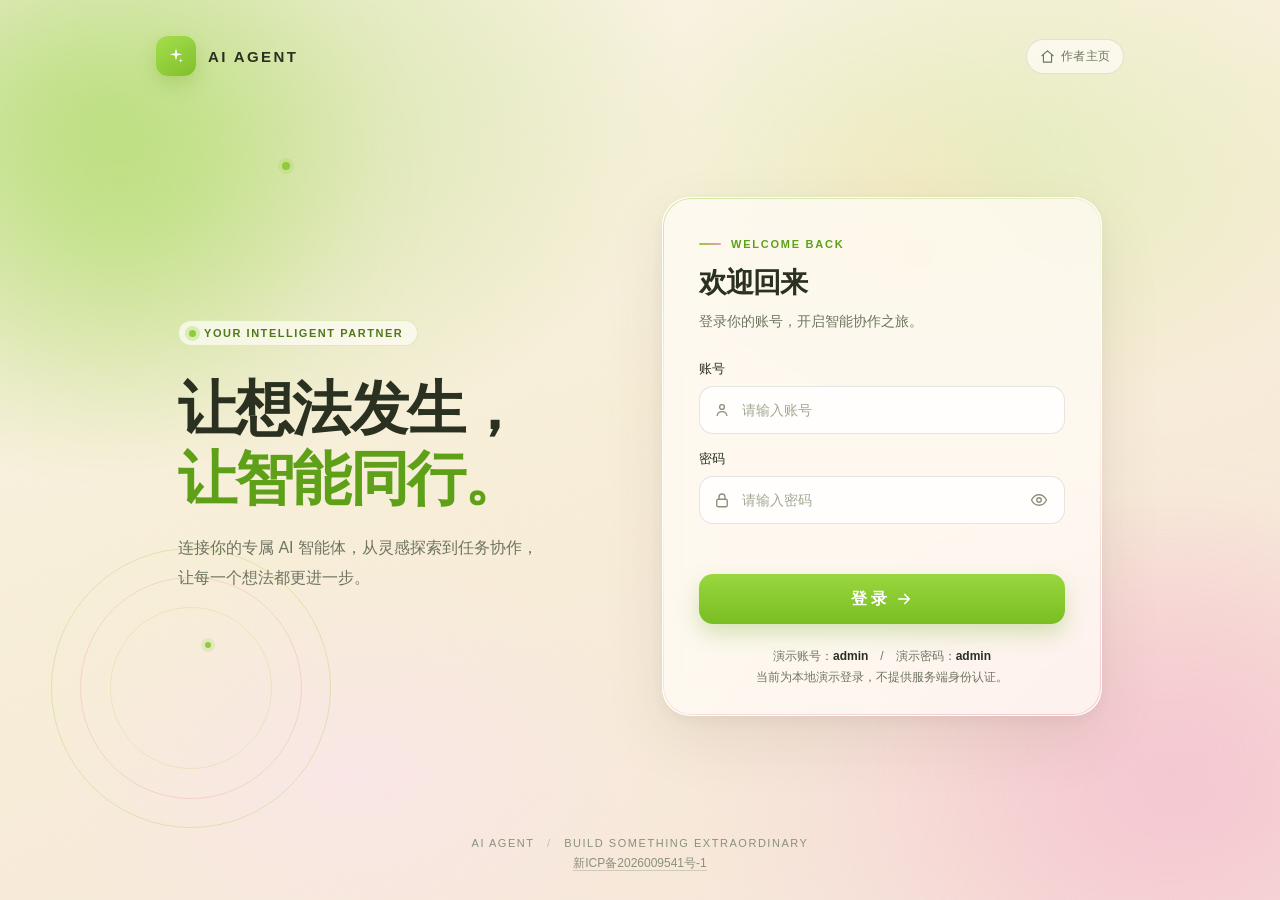
<file: docs/dev-ops/nginx/html/index.html>
<!DOCTYPE html>
<html lang="zh-CN">
<head>
  <meta charset="UTF-8">
  <meta name="viewport" content="width=device-width, initial-scale=1.0">
  <meta name="color-scheme" content="light">
  <title>智能对话 | AI Agent</title>
  <link rel="icon" type="image/svg+xml" href="favicon.svg">
  <link rel="alternate icon" type="image/png" sizes="32x32" href="favicon-32.png">
  <link rel="apple-touch-icon" href="apple-touch-icon.png">
  <link rel="stylesheet" href="style.css?v=20261116b">
  <script>
    if (!document.cookie.split(';').some(part => part.trim() === 'ai_agent_demo_user=admin')) {
      location.replace('login.html');
    }
  </script>
  <script src="config.js" defer></script>
  <script src="markdown.js?v=20261116b" defer></script>
  <script src="chat.js?v=20261116b" defer></script>
</head>
<body>
  <div class="app">
    <aside class="sidebar">
      <div class="brand">
        <span class="brand-mark" aria-hidden="true">✦</span>
        <span>AI AGENT<small>INTELLIGENT WORKSPACE</small></span>
      </div>

      <a class="back-home" href="https://dabuw.online/" aria-label="返回作者主页" title="返回作者主页">
        <svg viewBox="0 0 24 24" fill="none" stroke="currentColor" stroke-width="1.8" stroke-linecap="round" stroke-linejoin="round" aria-hidden="true"><path d="M3 10.8 12 3l9 7.8M5.5 9.5V21h13V9.5"/></svg>
        <span class="back-home-label">作者主页</span>
      </a>

      <div class="sidebar-content">
        <div class="section-label">WORKSPACE</div>
        <div class="nav-item"><span aria-hidden="true">◈</span> 智能对话 <span class="nav-dot"></span></div>
        <div class="sidebar-note">
          <div class="note-icon" aria-hidden="true">✦</div>
          <strong>灵感，从这里开始</strong>
          <p>选择一个智能体，开始探索更多可能。</p>
        </div>
      </div>

      <button class="api-entry" id="api-entry" type="button" aria-haspopup="dialog" aria-label="接入我的 API">
        <span class="api-entry-icon" aria-hidden="true">
          <svg viewBox="0 0 24 24" fill="none" stroke="currentColor" stroke-width="1.8" stroke-linecap="round" stroke-linejoin="round"><circle cx="8" cy="12" r="3.2"/><path d="M11.2 12H20m-3 0v3m-3-3v2"/></svg>
        </span>
        <span class="api-entry-text">
          <span class="api-entry-head">
            <strong id="api-entry-title">接入我的 API</strong>
            <span class="api-entry-state" id="api-entry-state">未配置</span>
          </span>
          <span id="api-entry-desc">使用你自己的模型 Key，只保存在本机浏览器</span>
        </span>
      </button>

      <div class="account">
        <div class="avatar user-avatar" aria-hidden="true">A</div>
        <div class="account-info"><strong id="account-name">admin</strong><span>演示账号</span></div>
        <button id="logout" class="logout" type="button" aria-label="退出登录" title="退出登录">
          <svg viewBox="0 0 24 24" fill="none" stroke="currentColor" stroke-width="1.7" aria-hidden="true"><path d="M10 17v2H5V5h5v2M14 8l4 4-4 4M8 12h10" stroke-linecap="round" stroke-linejoin="round"/></svg>
        </button>
      </div>
    </aside>

    <main class="workspace">
      <header class="topbar">
        <div class="topbar-left"><div class="breadcrumb">WORKSPACE <span>/</span> AI CHAT</div><h1>智能对话</h1></div>
        <div class="topbar-right">
          <div class="agent-picker">
            <div class="agent-picker-main">
              <label for="agent-select">当前智能体</label>
              <select id="agent-select" disabled><option value="">正在加载...</option></select>
            </div>
            <span class="agent-desc" id="agent-desc"></span>
            <button id="reload-agents" type="button" hidden>重试</button>
          </div>
          <div class="topbar-actions">
            <button id="new-chat" class="icon-btn" type="button" title="新建对话" aria-label="新建对话">
              <svg viewBox="0 0 24 24" fill="none" stroke="currentColor" stroke-width="1.8" stroke-linecap="round"><path d="M12 5v14M5 12h14"/></svg>
            </button>
            <button id="export-chat" class="icon-btn" type="button" title="导出对话" aria-label="导出对话">
              <svg viewBox="0 0 24 24" fill="none" stroke="currentColor" stroke-width="1.8" stroke-linecap="round" stroke-linejoin="round"><path d="M12 4v10m0 0 4-4m-4 4-4-4M5 19h14"/></svg>
            </button>
</div>
        </div>
      </header>

      <div class="chat-scroll" id="chat-scroll">
        <div class="chat-content">
          <section class="welcome" id="welcome">
            <div class="welcome-icon" aria-hidden="true">✦</div>
            <div class="welcome-tag"><span></span> YOUR AI PARTNER</div>
            <h2 id="welcome-title">你好，有什么可以帮你？</h2>
            <p id="welcome-text">不管是探索灵感、解答疑问，还是处理任务，<br>你的智能伙伴都已准备就绪。</p>
          </section>
          <div id="messages" class="messages" role="log" aria-live="polite" aria-label="对话消息"></div>
        </div>
      </div>

      <div class="composer-area">
        <div class="composer-inner">
          <p id="status" class="status" role="status" aria-live="polite"></p>
          <form id="chat-form" class="composer">
            <div class="attachments" id="attachments" hidden></div>
            <label class="sr-only" for="message">输入消息</label>
            <input id="image-input" type="file" accept="image/png,image/jpeg,image/webp,image/gif" multiple hidden>
            <textarea id="message" rows="1" placeholder="输入你的问题，开启一段对话..." disabled></textarea>
            <div class="composer-bottom">
              <span><span class="composer-sparkle">✧</span> Enter 发送 · Shift + Enter 换行</span>
              <div class="composer-actions">
                <button id="attach" class="attach-btn" type="button" title="上传图片（最多 3 张，单张 2MB 内）" aria-label="上传图片" disabled>
                  <svg viewBox="0 0 24 24" fill="none" stroke="currentColor" stroke-width="1.8" stroke-linecap="round" stroke-linejoin="round" aria-hidden="true"><path d="M20 11.5 12.6 19a4.2 4.2 0 0 1-6-6l7.6-7.6a2.8 2.8 0 0 1 4 4l-7.5 7.5a1.4 1.4 0 0 1-2-2l6.9-6.9"/></svg>
                </button>
                <button id="send" class="send" type="submit" disabled aria-label="发送消息">
                  <svg viewBox="0 0 24 24" fill="none" stroke="currentColor" stroke-width="2" aria-hidden="true"><path d="M12 19V5M6 11l6-6 6 6" stroke-linecap="round" stroke-linejoin="round"/></svg>
                </button>
              </div>
            </div>
          </form>
          <p class="disclaimer">内容由 AI 生成，请仔细甄别重要信息。<span id="session-hint">每次提问将创建新的会话。</span></p>
        </div>
      </div>

      <footer class="site-beian">
        <a href="https://beian.miit.gov.cn/" target="_blank" rel="noopener noreferrer">新ICP备2026009541号-1</a>
      </footer>
    </main>
  </div>

  <!-- API 设置弹窗 -->
  <div class="modal" id="settings-modal" hidden>
    <div class="modal-card" role="dialog" aria-modal="true" aria-labelledby="settings-title">
      <div class="modal-head">
        <h2 id="settings-title">API 设置</h2>
        <button class="modal-close" id="settings-close" type="button" aria-label="关闭">×</button>
      </div>
      <p class="modal-desc">接入你自己的模型服务（需兼容 OpenAI 协议）。Key 只保存在本机浏览器，不会长期存储在服务器。</p>

      <label class="modal-field">Base URL
        <input id="cfg-base" type="text" placeholder="https://api.deepseek.com" autocomplete="off">
      </label>
      <label class="modal-field">API Key
        <input id="cfg-key" type="password" placeholder="sk-..." autocomplete="off">
      </label>
      <label class="modal-field">模型
        <input id="cfg-model" type="text" placeholder="deepseek-chat" autocomplete="off">
      </label>

      <p class="modal-status" id="cfg-status" role="status"></p>

      <div class="modal-actions">
        <button id="cfg-test" class="ghost" type="button">测试连接</button>
        <button id="cfg-clear" class="ghost" type="button">清除</button>
        <button id="cfg-save" class="primary" type="button">保存</button>
      </div>
    </div>
  </div>
</body>
</html>
</file>
<file: docs/dev-ops/nginx/html/style.css>
:root {
  /* 与登录页原型对齐：青苹果绿 + 奶油米黄 + 莫兰迪粉 */
  --apple: #8fcb3a;
  --apple-deep: #6eae22;
  --apple-ink: #4e7a1c;
  --apple-soft: #eef8da;
  --apple-mist: rgba(143, 203, 58, 0.22);
  --pink: #f5c9d2;
  --pink-soft: #fbe6ea;
  --pink-deep: #e8a0b0;
  --cream: #fbf4e4;
  --cream-deep: #f3e7c9;
  --ink: #2a3120;
  --ink-soft: #4c523f;
  --muted: #6e7460;
  --line: rgba(42, 49, 32, 0.12);
  --line-strong: rgba(42, 49, 32, 0.18);
  --surface: #fffcf7;
  --danger: #b4564f;
  font-family: "Outfit", "Noto Sans SC", -apple-system, BlinkMacSystemFont, "Segoe UI", "PingFang SC", "Microsoft YaHei", sans-serif;
  color: var(--ink);
  background: var(--cream);
  font-synthesis: none;
}
* { box-sizing: border-box; }
body { margin: 0; }
button, select, textarea { font: inherit; }
button { cursor: pointer; }
button:focus-visible, select:focus-visible, textarea:focus-visible { outline: 3px solid rgba(143, 203, 58, 0.55); outline-offset: 3px; }
.app { display: flex; height: 100vh; height: 100dvh; min-height: 0; overflow: hidden; }

/* 侧边栏：奶油底 + 青苹果绿激活态 */
.sidebar { display: flex; flex-direction: column; width: 252px; flex: 0 0 252px; padding: 29px 18px 20px; color: var(--muted); background: linear-gradient(180deg, #fbf6e6, #f6edd8); border-right: 1px solid var(--line); }
.brand { display: flex; align-items: center; gap: 11px; padding: 0 7px; color: var(--ink); font-size: 15px; font-weight: 700; letter-spacing: .04em; }
.brand-mark { display: grid; place-items: center; width: 37px; height: 37px; border-radius: 12px; color: #fff; background: linear-gradient(145deg, #a6de4e, #7fbf2a); box-shadow: 0 8px 18px rgba(110, 174, 34, 0.28); font-size: 22px; }
.brand small { display: block; margin-top: 4px; color: #a09a83; font-size: 8px; font-weight: 500; letter-spacing: .1em; }
.sidebar-content { flex: 1; padding-top: 62px; }
.section-label { padding: 0 12px; color: #a09a83; font-size: 10px; font-weight: 700; letter-spacing: .13em; }
.nav-item { display: flex; align-items: center; gap: 12px; margin-top: 15px; padding: 13px 14px; border: 1px solid rgba(143, 203, 58, 0.32); border-radius: 12px; color: var(--apple-ink); background: rgba(143, 203, 58, 0.14); font-size: 13px; font-weight: 600; }
.nav-item > span:first-child { color: var(--apple-deep); font-size: 19px; line-height: 1; }
.nav-dot { width: 6px; height: 6px; margin-left: auto; border-radius: 50%; background: var(--apple); box-shadow: 0 0 0 4px var(--apple-mist); }
.sidebar-note { margin: 42px 2px 0; padding: 18px 15px; border: 1px solid rgba(245, 201, 210, 0.55); border-radius: 14px; background: linear-gradient(150deg, rgba(255, 252, 247, 0.8), rgba(251, 230, 234, 0.55)); }
.note-icon { margin-bottom: 15px; color: var(--pink-deep); font-size: 21px; }
.sidebar-note strong { color: #6b5f3f; font-size: 13px; }
.sidebar-note p { margin: 9px 0 0; color: #97907c; font-size: 12px; line-height: 1.8; }
.account { display: flex; align-items: center; gap: 10px; padding: 18px 4px 0; border-top: 1px solid rgba(42, 49, 32, 0.1); }
.avatar { display: grid; place-items: center; width: 36px; height: 36px; flex: 0 0 36px; border-radius: 12px; font-size: 15px; font-weight: 700; }
.user-avatar { color: #a56b78; background: var(--pink-soft); }
.account-info { flex: 1; min-width: 0; }
.account-info strong, .account-info span { display: block; overflow: hidden; text-overflow: ellipsis; white-space: nowrap; }
.account-info strong { color: #4a4e40; font-size: 13px; }
.account-info span { margin-top: 4px; color: #a09a83; font-size: 11px; }
.logout { display: grid; place-items: center; width: 34px; height: 34px; border: 0; border-radius: 8px; color: #a09a83; background: transparent; }
.logout:hover { color: var(--apple-ink); background: rgba(143, 203, 58, 0.14); }
.logout svg { width: 20px; height: 20px; }

/* 侧边栏：接入我的 API 入口 */
.api-entry { display: flex; align-items: center; gap: 10px; width: 100%; margin: 0 0 14px; padding: 12px; border: 1px dashed rgba(143, 203, 58, 0.5); border-radius: 14px; background: rgba(255, 252, 247, 0.72); text-align: left; transition: border-color .18s, background .18s, box-shadow .18s; }
.api-entry:hover { border-color: rgba(143, 203, 58, 0.85); background: #fff; box-shadow: 0 6px 16px rgba(110, 174, 34, 0.14); }
.api-entry.configured { border-style: solid; border-color: rgba(143, 203, 58, 0.6); background: rgba(143, 203, 58, 0.13); }
.api-entry-icon { display: grid; place-items: center; width: 32px; height: 32px; flex: 0 0 32px; border-radius: 10px; color: var(--apple-ink); background: rgba(143, 203, 58, 0.18); }
.api-entry-icon svg { width: 17px; height: 17px; }
.api-entry-text { flex: 1; min-width: 0; }
.api-entry-head { display: flex; align-items: center; justify-content: space-between; gap: 6px; }
.api-entry-head strong { color: var(--ink); font-size: 12.5px; font-weight: 600; }
.api-entry-text > #api-entry-desc { display: block; margin-top: 4px; color: var(--muted); font-size: 10.5px; line-height: 1.5; }
.api-entry-state { flex: 0 0 auto; padding: 2px 7px; border-radius: 999px; color: var(--muted); background: rgba(42, 49, 32, 0.06); font-size: 10px; white-space: nowrap; }
.api-entry.configured .api-entry-state { color: var(--apple-ink); background: rgba(143, 203, 58, 0.22); font-weight: 600; }

/* 主区域：奶油渐变 + 左上青苹果光 + 右下粉雾 */
.workspace { display: flex; flex: 1; flex-direction: column; min-width: 0; background:
  radial-gradient(ellipse 60% 45% at 50% 34%, rgba(255, 255, 255, 0.55) 0%, transparent 70%),
  radial-gradient(ellipse 55% 45% at 2% 0%, rgba(143, 203, 58, 0.14) 0%, transparent 60%),
  radial-gradient(ellipse 55% 45% at 100% 100%, rgba(245, 201, 210, 0.34) 0%, transparent 58%),
  linear-gradient(160deg, #fdf9ee 0%, #fbf3e2 52%, #f9ece3 100%); }
.topbar { display: flex; align-items: center; justify-content: space-between; gap: 18px; min-height: 95px; padding: 18px clamp(22px, 4vw, 56px); border-bottom: 1px solid var(--line); background: rgba(255, 252, 247, 0.72); backdrop-filter: blur(10px); }
.breadcrumb { color: #a09a83; font-size: 10px; font-weight: 700; letter-spacing: .09em; }
.breadcrumb span { margin: 0 7px; color: rgba(42, 49, 32, 0.28); }
h1 { margin: 7px 0 0; font-size: 20px; letter-spacing: -.03em; color: var(--ink); }

/* 智能体选择器：固定宽度 + 自绘箭头，右侧预留重试按钮位置 */
.agent-picker { position: relative; display: flex; flex-direction: column; align-items: flex-end; gap: 4px; padding-right: 64px; }
.agent-picker-main { display: flex; align-items: center; gap: 10px; }
.agent-desc { max-width: 300px; overflow: hidden; color: var(--muted); font-size: 11px; line-height: 1.4; text-overflow: ellipsis; white-space: nowrap; }
.agent-picker label { color: var(--muted); font-size: 12px; white-space: nowrap; }
select {
  width: 200px;
  flex: 0 0 200px;
  height: 40px;
  padding: 0 34px 0 13px;
  border: 1px solid var(--line-strong);
  border-radius: 12px;
  color: var(--ink-soft);
  background-color: rgba(255, 255, 255, 0.72);
  background-image: url("data:image/svg+xml;utf8,<svg xmlns='http://www.w3.org/2000/svg' width='12' height='8' viewBox='0 0 12 8'><path d='M1 1.5 6 6.5 11 1.5' fill='none' stroke='%236eae22' stroke-width='1.6' stroke-linecap='round' stroke-linejoin='round'/></svg>");
  background-repeat: no-repeat;
  background-position: right 12px center;
  appearance: none;
  -webkit-appearance: none;
  cursor: pointer;
  transition: border-color .2s, box-shadow .2s, background-color .2s;
}
select:hover:not(:disabled) { border-color: rgba(143, 203, 58, 0.6); }
select:focus { border-color: var(--apple); background-color: #fff; box-shadow: 0 0 0 4px var(--apple-mist); outline: none; }
select:disabled { color: #a8a292; cursor: not-allowed; opacity: .85; }
#reload-agents { position: absolute; right: 0; top: 50%; padding: 8px 10px; transform: translateY(-50%); border: 1px solid rgba(143, 203, 58, 0.35); border-radius: 9px; color: var(--apple-ink); background: rgba(143, 203, 58, 0.14); font-size: 12px; }
#reload-agents:hover { background: rgba(143, 203, 58, 0.24); }

/* 对话区 */
.chat-scroll { flex: 1; min-height: 0; overflow-y: auto; }
.chat-content { width: min(100% - 48px, 850px); min-height: 100%; margin: 0 auto; padding: 30px 0 20px; }
.welcome { display: flex; flex-direction: column; align-items: center; justify-content: center; min-height: 100%; padding: 36px 0; text-align: center; }
.welcome-icon { display: grid; place-items: center; width: 78px; height: 78px; margin-bottom: 28px; border: 1px solid rgba(255, 255, 255, 0.7); border-radius: 25px; color: var(--apple-ink); background: linear-gradient(140deg, #c6e98a, #fbe8c0); box-shadow: 0 16px 32px rgba(110, 174, 34, 0.18); font-size: 39px; }
.welcome-tag { display: flex; align-items: center; gap: 7px; color: var(--apple-ink); font-size: 10px; font-weight: 700; letter-spacing: .13em; }
.welcome-tag span { width: 5px; height: 5px; border-radius: 50%; background: var(--pink-deep); box-shadow: 0 0 0 4px rgba(232, 160, 176, 0.22); }
.welcome h2 { margin: 15px 0 12px; font-size: clamp(24px, 3vw, 32px); letter-spacing: -.05em; }
.welcome p { margin: 0; color: var(--muted); font-size: 14px; line-height: 1.9; }

/* 消息：agent 在左、用户输入在右 */
.messages { display: flex; flex-direction: column; gap: 26px; }
.message { display: flex; align-self: flex-start; align-items: flex-start; gap: 11px; max-width: 85%; }
.message.user { align-self: flex-end; flex-direction: row-reverse; }
.message-body { min-width: 0; }
.message-meta { margin: 0 2px 8px; color: #a09a83; font-size: 11px; }
.message.user .message-meta { text-align: right; }
.assistant-avatar { color: #fff; background: linear-gradient(145deg, #a6de4e, #7fbf2a); font-size: 19px; }
.bubble { padding: 14px 17px; border: 1px solid var(--line); border-radius: 4px 16px 16px 16px; background: rgba(255, 252, 247, 0.92); box-shadow: 0 4px 16px rgba(90, 70, 40, 0.07); color: #3a4030; font-size: 14px; line-height: 1.8; white-space: normal; overflow-wrap: anywhere; }
.message.user .bubble { white-space: pre-wrap; border-color: rgba(232, 160, 176, 0.45); border-radius: 16px 4px 16px 16px; background: var(--pink-soft); color: #7a4a55; }
.message.pending .bubble { color: #a09a83; }
.message.error .bubble { border-color: rgba(232, 160, 176, 0.6); color: #a85560; background: #fdf2f2; }

/* 输入区 */
.composer-area { padding: 0 24px 23px; }
.composer-inner { width: min(100%, 850px); margin: auto; }
.status { min-height: 18px; margin: 0 4px 8px; color: var(--danger); font-size: 12px; }
.composer { padding: 15px 16px 12px; border: 1px solid var(--line-strong); border-radius: 18px; background: rgba(255, 252, 247, 0.9); box-shadow: 0 10px 26px rgba(90, 70, 40, 0.08); backdrop-filter: blur(10px); }
.composer:focus-within { border-color: rgba(143, 203, 58, 0.7); box-shadow: 0 0 0 4px var(--apple-mist), 0 10px 26px rgba(90, 70, 40, 0.08); }
textarea { display: block; width: 100%; min-height: 44px; max-height: 150px; padding: 4px 2px; resize: none; border: 0; outline: 0; color: var(--ink-soft); background: transparent; font-size: 14px; line-height: 1.7; }
textarea::placeholder { color: #a3a894; }
.composer-bottom { display: flex; align-items: center; justify-content: space-between; gap: 12px; color: #a3a894; font-size: 11px; }
.composer-sparkle { color: var(--apple-deep); font-size: 16px; }
.send { display: grid; place-items: center; width: 38px; height: 38px; flex: 0 0 38px; border: 0; border-radius: 12px; color: #fff; background: linear-gradient(180deg, #9ad63f, #78be22); }
.send:hover:not(:disabled) { box-shadow: 0 10px 20px rgba(110, 174, 34, 0.32); }
.send:disabled { cursor: not-allowed; opacity: .45; }
.send svg { width: 19px; height: 19px; }
.disclaimer { margin: 12px 0 0; color: #a8a292; font-size: 11px; text-align: center; line-height: 1.5; }
.disclaimer span { margin-left: 8px; }
.sr-only { position: absolute; width: 1px; height: 1px; padding: 0; margin: -1px; overflow: hidden; clip: rect(0, 0, 0, 0); white-space: nowrap; border: 0; }
[hidden] { display: none !important; }

@media (max-width: 760px) {
  .sidebar { width: 70px; flex-basis: 70px; align-items: center; padding: 22px 10px 16px; }
  .brand { padding: 0; }
  .brand > span:last-child, .section-label, .sidebar-note, .account-info, .nav-item, .nav-dot, .api-entry-text { display: none; }
  .api-entry { justify-content: center; padding: 9px 0; border-radius: 12px; }
  .api-entry-icon { width: 30px; height: 30px; flex-basis: 30px; }
  .sidebar-content { padding: 0; }
  .account { flex-direction: column; padding: 15px 0 0; }
  .topbar { min-height: 80px; padding: 14px 16px; gap: 10px; }
  .topbar > div:first-child { min-width: 0; }
  h1 { font-size: 15px; white-space: nowrap; }
  .breadcrumb { display: none; }
  .agent-picker label { display: none; }
  .agent-picker { padding-right: 50px; gap: 0; }
  .agent-picker-main { gap: 8px; }
  .agent-desc { display: none; }
  .topbar-actions { gap: 4px; }
  .icon-btn { width: 34px; height: 34px; border-radius: 10px; }
  .icon-btn svg { width: 16px; height: 16px; }
  select { width: 128px; flex-basis: 128px; padding-left: 10px; font-size: 12px; }
  .chat-content { width: calc(100% - 32px); }
  .composer-area { padding: 0 16px 15px; }
  .message { max-width: 95%; }
}
@media (max-width: 400px) {
  .sidebar { width: 55px; flex-basis: 55px; padding-right: 7px; padding-left: 7px; }
  .topbar { padding-right: 12px; padding-left: 12px; }
  .agent-picker { padding-right: 44px; }
  select { width: 112px; flex-basis: 112px; font-size: 11px; }
  #reload-agents { padding: 7px 8px; font-size: 11px; }
  .composer-bottom > span { font-size: 10px; }
}

/* ---------- 顶部操作区 ---------- */
.topbar-right { display: flex; align-items: center; gap: 10px; min-width: 0; }
.topbar-actions { display: flex; align-items: center; gap: 6px; }
.icon-btn { display: grid; place-items: center; width: 38px; height: 38px; padding: 0; border: 1px solid var(--line-strong); border-radius: 11px; color: var(--ink-soft); background: rgba(255, 252, 247, 0.8); transition: border-color .18s, color .18s, background .18s; }
.icon-btn:hover { color: var(--apple-ink); border-color: rgba(143, 203, 58, 0.6); background: #fff; }
.icon-btn svg { width: 18px; height: 18px; }

/* ---------- Markdown 渲染 ---------- */
.bubble > *:first-child { margin-top: 0; }
.bubble > *:last-child { margin-bottom: 0; }
.bubble p { margin: 0 0 10px; }
.bubble h2, .bubble h3, .bubble h4, .bubble h5, .bubble h6 { margin: 14px 0 8px; line-height: 1.45; color: var(--ink); }
.bubble h2 { font-size: 17px; }
.bubble h3 { font-size: 15.5px; }
.bubble h4, .bubble h5, .bubble h6 { font-size: 14px; }
.bubble ul, .bubble ol { margin: 8px 0 10px; padding-left: 20px; }
.bubble li { margin: 4px 0; }
.bubble blockquote { margin: 10px 0; padding: 8px 12px; border-left: 3px solid rgba(143, 203, 58, 0.45); border-radius: 0 10px 10px 0; background: rgba(143, 203, 58, 0.08); color: var(--ink-soft); }
.bubble blockquote p:last-child { margin-bottom: 0; }
.bubble hr { margin: 12px 0; border: 0; border-top: 1px solid var(--line); }
.bubble a { color: var(--apple-deep); text-decoration: underline; text-underline-offset: 2px; }
.bubble strong { font-weight: 600; color: var(--ink); }
.inline-code { padding: 2px 6px; border-radius: 6px; background: rgba(143, 203, 58, 0.14); font-family: ui-monospace, SFMono-Regular, Menlo, Consolas, monospace; font-size: 12.5px; }
.code-block { margin: 10px 0; padding: 12px 14px; border-radius: 12px; background: #2c3327; color: #e9f0df; overflow-x: auto; }
.code-block code { font-family: ui-monospace, SFMono-Regular, Menlo, Consolas, monospace; font-size: 12.5px; line-height: 1.7; white-space: pre; }
.tok-comment { color: #93a481; }
.tok-string { color: #d9eaa9; }
.tok-keyword { color: #bce56d; font-weight: 600; }
.tok-number { color: #f0c987; }
.table-wrap { margin: 10px 0; overflow-x: auto; }
.bubble table { width: 100%; border-collapse: collapse; font-size: 13px; }
.bubble th, .bubble td { padding: 7px 10px; border: 1px solid var(--line); text-align: left; }
.bubble th { background: rgba(143, 203, 58, 0.1); font-weight: 600; }
.bubble.streaming::after { content: "▍"; margin-left: 2px; color: var(--apple-deep); animation: caret-blink 1s steps(2, start) infinite; }
@keyframes caret-blink { 0%, 49% { opacity: 1; } 50%, 100% { opacity: 0; } }

/* ---------- 设置弹窗 ---------- */
.modal { position: fixed; inset: 0; z-index: 60; display: grid; place-items: center; padding: 20px; background: rgba(42, 49, 32, 0.34); backdrop-filter: blur(5px); }
.modal-card { width: min(100%, 460px); padding: 26px 26px 22px; border-radius: 22px; background: var(--surface); box-shadow: 0 24px 60px rgba(90, 70, 40, 0.24); }
.modal-head { display: flex; align-items: center; justify-content: space-between; }
.modal-head h2 { margin: 0; font-size: 19px; }
.modal-close { width: 32px; height: 32px; padding: 0; border: 0; border-radius: 9px; color: var(--muted); background: transparent; font-size: 20px; line-height: 1; }
.modal-close:hover { color: var(--ink); background: rgba(42, 49, 32, 0.06); }
.modal-desc { margin: 10px 0 18px; color: var(--muted); font-size: 12.5px; line-height: 1.7; }
.modal-field { display: block; margin-bottom: 14px; color: var(--ink); font-size: 13px; font-weight: 500; }
.modal-field input { display: block; width: 100%; height: 44px; margin-top: 7px; padding: 0 13px; border: 1px solid var(--line-strong); border-radius: 12px; color: var(--ink); background: rgba(255, 255, 255, 0.8); font-size: 13.5px; outline: none; transition: border-color .18s, box-shadow .18s; }
.modal-field input:focus { border-color: var(--apple); background: #fff; box-shadow: 0 0 0 4px var(--apple-mist); }
.modal-status { min-height: 20px; margin: 2px 0 12px; color: var(--muted); font-size: 12.5px; }
.modal-status.ok { color: var(--apple-ink); }
.modal-status.error { color: var(--danger); }
.modal-actions { display: flex; gap: 10px; justify-content: flex-end; }
.modal-actions button { height: 40px; padding: 0 16px; border-radius: 11px; font-size: 13px; font-weight: 600; }
.modal-actions .ghost { border: 1px solid var(--line-strong); color: var(--ink-soft); background: transparent; }
.modal-actions .ghost:hover { border-color: rgba(143, 203, 58, 0.6); color: var(--apple-ink); }
.modal-actions .primary { border: 0; color: #fff; background: linear-gradient(180deg, #9ad63f, #78be22); box-shadow: 0 8px 18px rgba(110, 174, 34, 0.28); }
.modal-actions .primary:hover { filter: brightness(1.04); }

/* ---------- 返回作品集 / 备案 ---------- */
.back-home {
  display: inline-flex;
  align-items: center;
  gap: 7px;
  margin: 18px 7px 0;
  padding: 9px 12px;
  border: 1px solid var(--line);
  border-radius: 10px;
  color: var(--muted);
  background: rgba(255, 252, 247, 0.55);
  font-size: 12px;
  line-height: 1;
  text-decoration: none;
  transition: color .18s, border-color .18s, background .18s;
}
.back-home:hover {
  color: var(--apple-ink);
  border-color: rgba(143, 203, 58, 0.5);
  background: #fff;
}
.back-home svg { width: 15px; height: 15px; flex: 0 0 15px; }
.back-home-label { white-space: nowrap; }

.site-beian {
  flex: 0 0 auto;
  padding: 0 24px 14px;
  text-align: center;
  font-size: 12px;
  line-height: 1.6;
  color: #8a907c;
}
.site-beian a { color: inherit; text-decoration: none; border-bottom: 1px solid rgba(138, 144, 124, 0.35); }
.site-beian a:hover { color: var(--apple-deep); border-bottom-color: currentColor; }

@media (max-width: 760px) {
  .back-home {
    width: 40px;
    height: 40px;
    margin: 16px auto 0;
    padding: 0;
    justify-content: center;
    border-radius: 12px;
  }
  .back-home-label { display: none; }
  .site-beian { padding: 0 16px 10px; font-size: 11px; }
}
/* ---------- 图片上传 ---------- */
.attachments { display: flex; flex-wrap: wrap; gap: 8px; margin-bottom: 10px; }
.attachment { position: relative; width: 62px; height: 62px; }
.attachment img { width: 62px; height: 62px; border: 1px solid var(--line-strong); border-radius: 10px; object-fit: cover; }
.attachment-remove { position: absolute; top: -6px; right: -6px; display: grid; place-items: center; width: 20px; height: 20px; border: 1px solid var(--line-strong); border-radius: 50%; color: var(--ink-soft); background: #fff; font-size: 13px; line-height: 1; }
.attachment-remove:hover { color: #b4564f; border-color: rgba(180, 86, 79, 0.5); }
.composer-actions { display: flex; align-items: center; gap: 8px; }
.attach-btn { display: grid; place-items: center; width: 34px; height: 34px; border: 1px solid var(--line-strong); border-radius: 10px; color: var(--ink-soft); background: transparent; transition: border-color .18s, color .18s, background .18s; }
.attach-btn:hover:not(:disabled) { border-color: rgba(143, 203, 58, 0.6); color: var(--apple-ink); background: rgba(143, 203, 58, 0.1); }
.attach-btn:disabled { cursor: not-allowed; opacity: .45; }
.attach-btn svg { width: 17px; height: 17px; }
.bubble-images { display: flex; flex-wrap: wrap; gap: 6px; margin-bottom: 8px; }
.bubble-images img { max-width: 160px; max-height: 160px; border: 1px solid var(--line); border-radius: 10px; }
</file>
